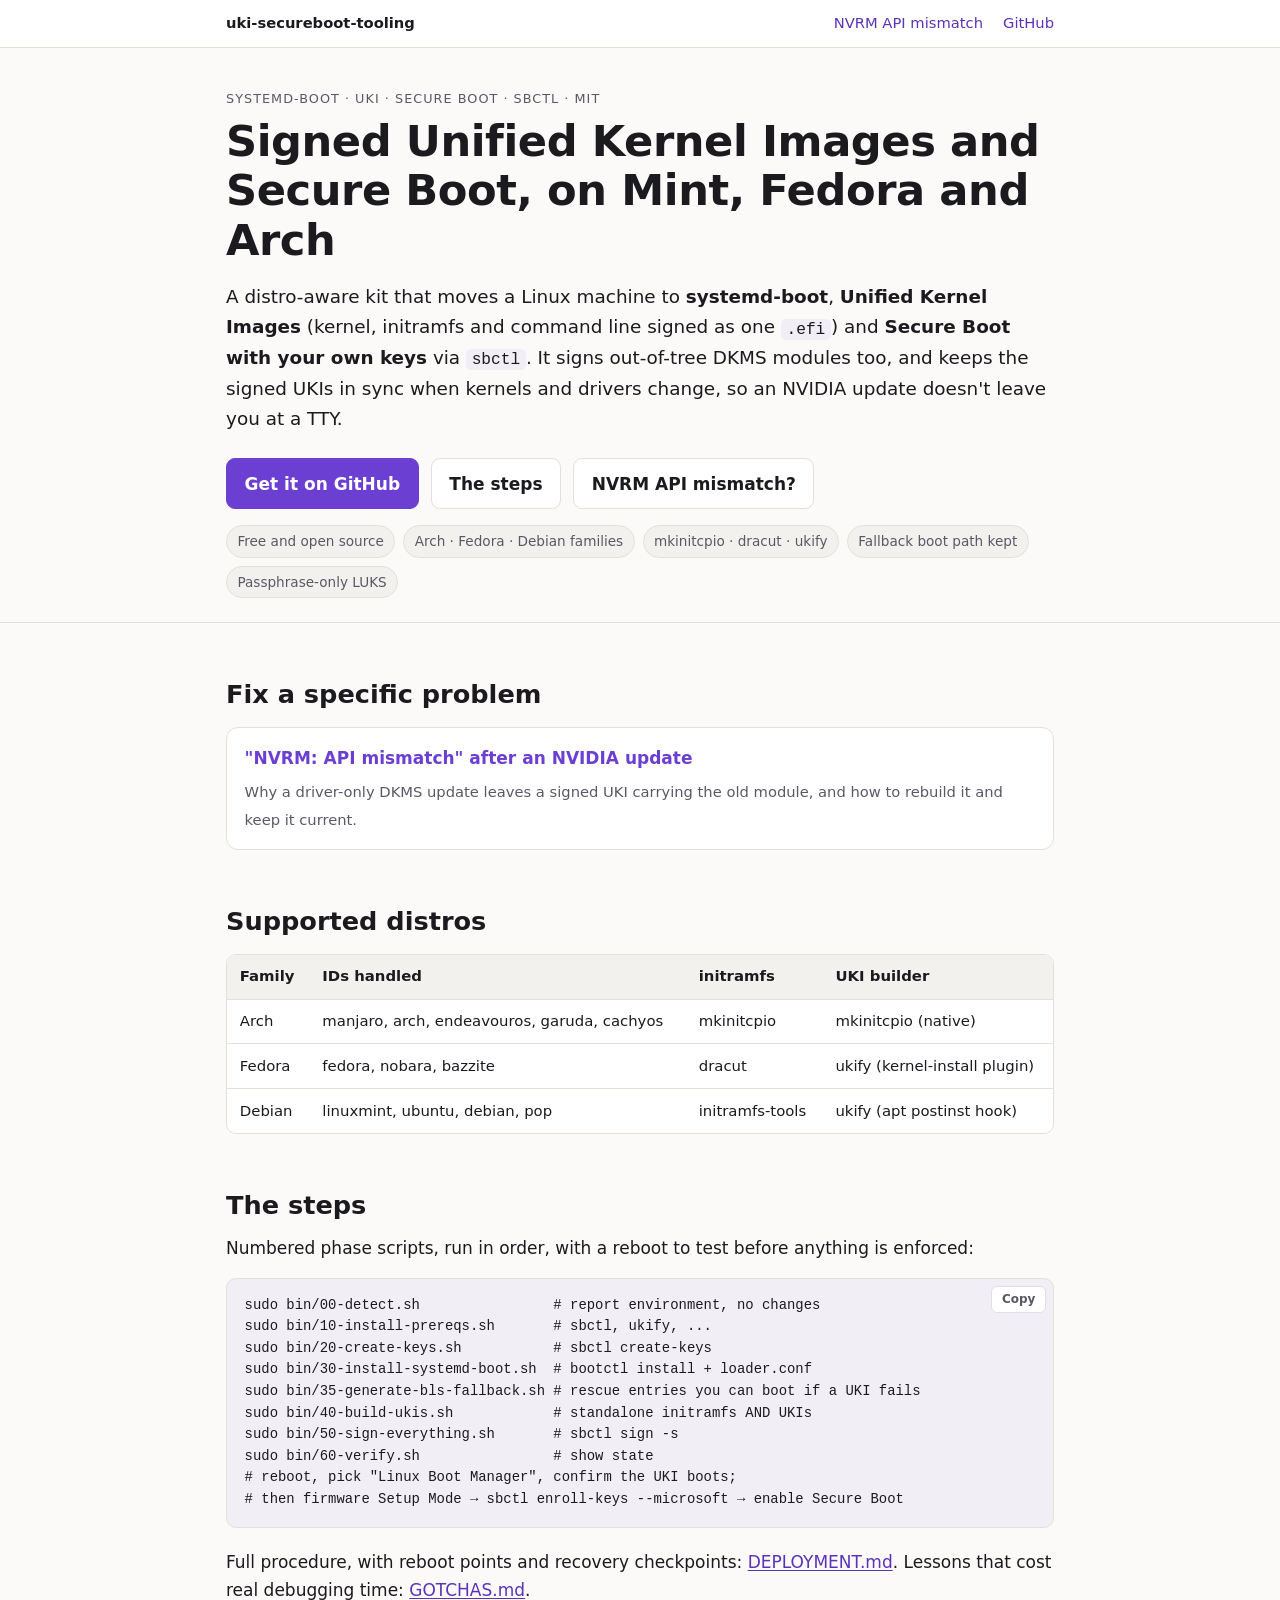
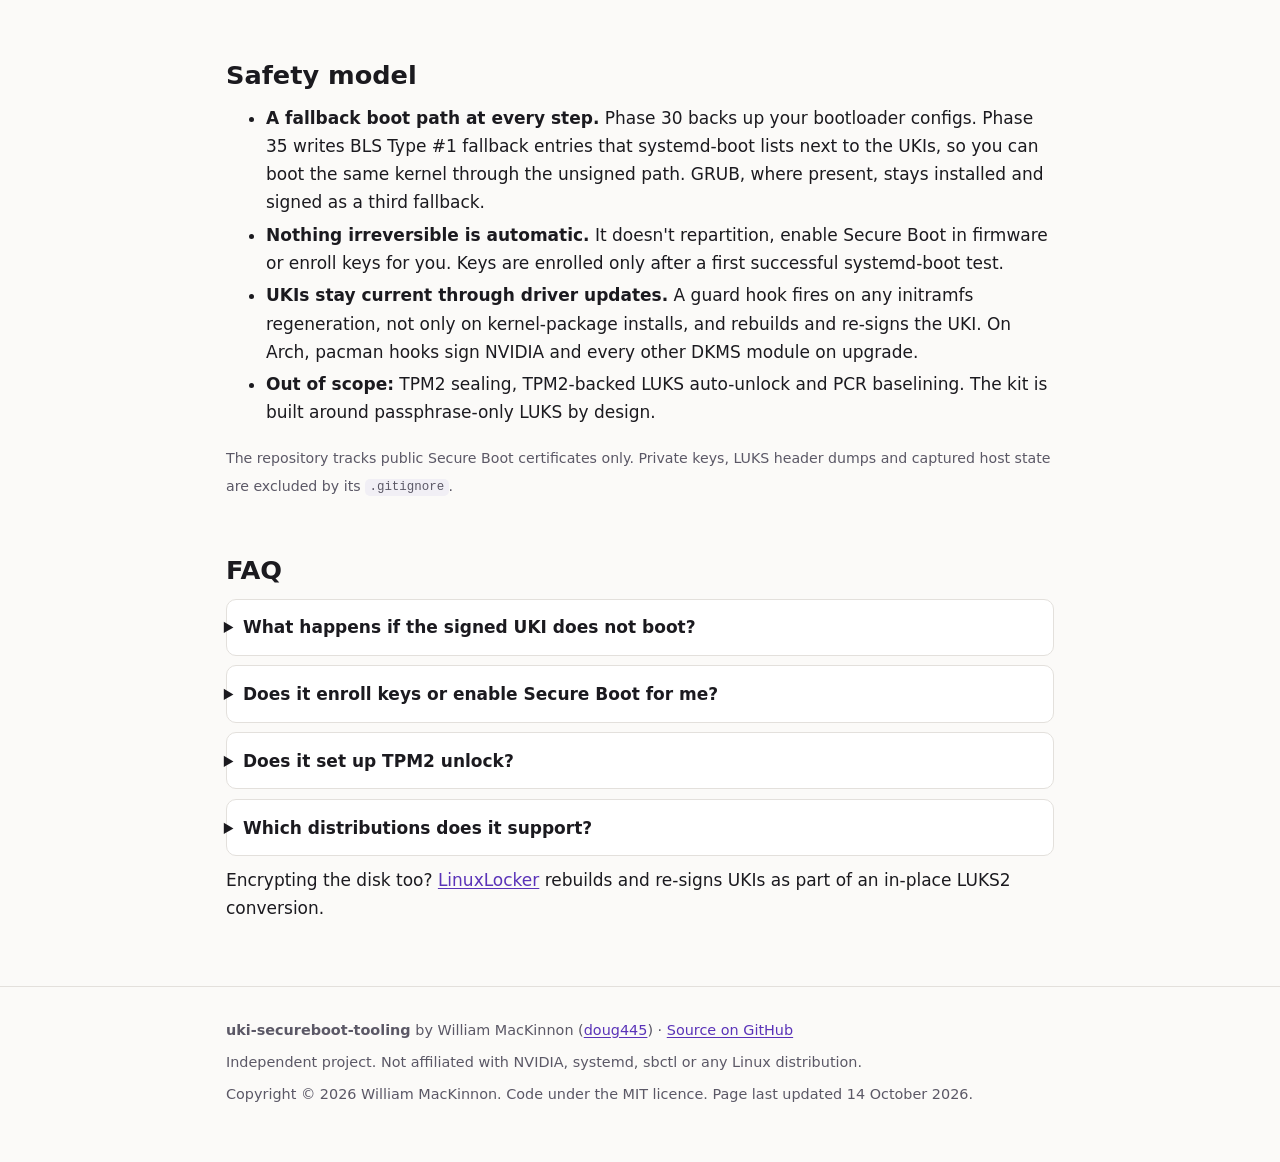
<file: index.html>
<!doctype html>
<html lang="en">
<head>
<meta charset="utf-8">
<meta name="viewport" content="width=device-width, initial-scale=1">
<title>Signed UKI + Secure Boot on Linux Mint, Fedora and Arch</title>
<meta name="description" content="Move a Linux machine to systemd-boot, Unified Kernel Images and Secure Boot with your own sbctl keys, and keep the signed UKIs in sync when kernels and DKMS drivers update.">
<link rel="canonical" href="https://doug445.github.io/uki-secureboot-tooling/">
<meta name="author" content="William MacKinnon">
<meta name="robots" content="index, follow, max-image-preview:large">
<meta name="color-scheme" content="light dark">
<link rel="stylesheet" href="style.css">
<meta property="og:type" content="website">
<meta property="og:site_name" content="uki-secureboot-tooling">
<meta property="og:title" content="Signed UKI + Secure Boot for Linux Mint, Fedora and Arch">
<meta property="og:description" content="A distro-aware kit for systemd-boot, Unified Kernel Images and Secure Boot with your own keys, with a fallback boot path at every step and hooks that keep signed UKIs current through driver updates.">
<meta property="og:url" content="https://doug445.github.io/uki-secureboot-tooling/">
<meta property="og:image" content="https://doug445.github.io/uki-secureboot-tooling/card.png">
<meta property="og:image:width" content="1200">
<meta property="og:image:height" content="630">
<meta name="twitter:card" content="summary_large_image">
<script type="application/ld+json">
{
  "@context": "https://schema.org",
  "@graph": [
    {
      "@type": "SoftwareApplication",
      "name": "uki-secureboot-tooling",
      "description": "Distro-aware toolkit for converting a Linux machine to systemd-boot, Unified Kernel Images and UEFI Secure Boot with your own sbctl keys, signing UKIs and DKMS modules and keeping them in sync across kernel and driver upgrades.",
      "applicationCategory": "SecurityApplication",
      "operatingSystem": "Linux (Arch, Fedora, Debian/Ubuntu/Mint families)",
      "license": "https://opensource.org/licenses/MIT",
      "url": "https://doug445.github.io/uki-secureboot-tooling/",
      "downloadUrl": "https://github.com/doug445/uki-secureboot-tooling",
      "codeRepository": "https://github.com/doug445/uki-secureboot-tooling",
      "offers": { "@type": "Offer", "price": "0", "priceCurrency": "USD" },
      "author": { "@type": "Person", "name": "William MacKinnon", "url": "https://github.com/doug445" }
    },
    {
      "@type": "FAQPage",
      "mainEntity": [
        { "@type": "Question", "name": "What happens if the signed UKI does not boot?", "acceptedAnswer": { "@type": "Answer", "text": "Every conversion keeps a fallback boot path. Phase 35 writes BLS Type #1 fallback entries that systemd-boot lists next to the UKIs, so you can boot the same kernel through the unsigned path, and GRUB, where present, stays installed and signed as a third fallback." } },
        { "@type": "Question", "name": "Does it enroll keys or enable Secure Boot for me?", "acceptedAnswer": { "@type": "Answer", "text": "No. Enabling Secure Boot is a manual firmware step, and keys are enrolled only after a first successful systemd-boot test, with sbctl enroll-keys --microsoft." } },
        { "@type": "Question", "name": "Does it set up TPM2 unlock?", "acceptedAnswer": { "@type": "Answer", "text": "No. TPM2 sealing, TPM2-backed LUKS auto-unlock and PCR baselining are out of scope; the kit is built around passphrase-only LUKS by design." } },
        { "@type": "Question", "name": "Which distributions does it support?", "acceptedAnswer": { "@type": "Answer", "text": "The Arch family (Manjaro, Arch, EndeavourOS, Garuda, CachyOS) with mkinitcpio, the Fedora family (Fedora, Nobara, Bazzite) with dracut and ukify, and the Debian family (Linux Mint, Ubuntu, Debian, Pop!_OS) with initramfs-tools and ukify." } }
      ]
    }
  ]
}
</script>
</head>
<body>

<nav class="sitenav" aria-label="Site">
  <div class="wrap">
    <a class="brand" href="./">uki-secureboot-tooling</a>
    <a href="nvrm-api-mismatch-after-nvidia-update-uki/">NVRM API mismatch</a>
    <a href="https://github.com/doug445/uki-secureboot-tooling">GitHub</a>
  </div>
</nav>

<header class="hero">
  <div class="wrap">
    <p class="eyebrow">systemd-boot · UKI · Secure Boot · sbctl · MIT</p>
    <h1>Signed Unified Kernel Images and Secure Boot, on Mint, Fedora and Arch</h1>
    <p class="lede">
      A distro-aware kit that moves a Linux machine to <strong>systemd-boot</strong>,
      <strong>Unified Kernel Images</strong> (kernel, initramfs and command line signed as one
      <code>.efi</code>) and <strong>Secure Boot with your own keys</strong> via
      <code>sbctl</code>. It signs out-of-tree DKMS modules too, and keeps the signed UKIs in sync
      when kernels and drivers change, so an NVIDIA update doesn't leave you at a TTY.
    </p>
    <div class="cta">
      <a class="btn primary" href="https://github.com/doug445/uki-secureboot-tooling">Get it on GitHub</a>
      <a class="btn" href="#steps">The steps</a>
      <a class="btn" href="nvrm-api-mismatch-after-nvidia-update-uki/">NVRM API mismatch?</a>
    </div>
    <ul class="facts" aria-label="At a glance">
      <li>Free and open source</li><li>Arch · Fedora · Debian families</li><li>mkinitcpio · dracut · ukify</li>
      <li>Fallback boot path kept</li><li>Passphrase-only LUKS</li>
    </ul>
  </div>
</header>

<main class="wrap">

<h2 id="problems">Fix a specific problem</h2>
<div class="cards">
  <a class="card" href="nvrm-api-mismatch-after-nvidia-update-uki/"><strong>"NVRM: API mismatch" after an NVIDIA update</strong><span>Why a driver-only DKMS update leaves a signed UKI carrying the old module, and how to rebuild it and keep it current.</span></a>
</div>

<h2 id="distros">Supported distros</h2>
<div class="table-scroll"><table>
  <thead><tr><th>Family</th><th>IDs handled</th><th>initramfs</th><th>UKI builder</th></tr></thead>
  <tbody>
    <tr><td>Arch</td><td>manjaro, arch, endeavouros, garuda, cachyos</td><td>mkinitcpio</td><td>mkinitcpio (native)</td></tr>
    <tr><td>Fedora</td><td>fedora, nobara, bazzite</td><td>dracut</td><td>ukify (kernel-install plugin)</td></tr>
    <tr><td>Debian</td><td>linuxmint, ubuntu, debian, pop</td><td>initramfs-tools</td><td>ukify (apt postinst hook)</td></tr>
  </tbody>
</table></div>

<h2 id="steps">The steps</h2>
<p>Numbered phase scripts, run in order, with a reboot to test before anything is enforced:</p>
<div class="codeblock"><pre><code>sudo bin/00-detect.sh                # report environment, no changes
sudo bin/10-install-prereqs.sh       # sbctl, ukify, ...
sudo bin/20-create-keys.sh           # sbctl create-keys
sudo bin/30-install-systemd-boot.sh  # bootctl install + loader.conf
sudo bin/35-generate-bls-fallback.sh # rescue entries you can boot if a UKI fails
sudo bin/40-build-ukis.sh            # standalone initramfs AND UKIs
sudo bin/50-sign-everything.sh       # sbctl sign -s
sudo bin/60-verify.sh                # show state
# reboot, pick "Linux Boot Manager", confirm the UKI boots;
# then firmware Setup Mode → sbctl enroll-keys --microsoft → enable Secure Boot</code></pre></div>
<p>Full procedure, with reboot points and recovery checkpoints:
  <a href="https://github.com/doug445/uki-secureboot-tooling/blob/main/uki-secureboot-kit/DEPLOYMENT.md">DEPLOYMENT.md</a>.
  Lessons that cost real debugging time:
  <a href="https://github.com/doug445/uki-secureboot-tooling/blob/main/uki-secureboot-kit/GOTCHAS.md">GOTCHAS.md</a>.</p>

<h2 id="safety">Safety model</h2>
<ul>
  <li><strong>A fallback boot path at every step.</strong> Phase 30 backs up your bootloader
    configs. Phase 35 writes BLS Type #1 fallback entries that systemd-boot lists next to the
    UKIs, so you can boot the same kernel through the unsigned path. GRUB, where present, stays
    installed and signed as a third fallback.</li>
  <li><strong>Nothing irreversible is automatic.</strong> It doesn't repartition, enable Secure
    Boot in firmware or enroll keys for you. Keys are enrolled only after a first successful
    systemd-boot test.</li>
  <li><strong>UKIs stay current through driver updates.</strong> A guard hook fires on any
    initramfs regeneration, not only on kernel-package installs, and rebuilds and re-signs the UKI.
    On Arch, pacman hooks sign NVIDIA and every other DKMS module on upgrade.</li>
  <li><strong>Out of scope:</strong> TPM2 sealing, TPM2-backed LUKS auto-unlock and PCR
    baselining. The kit is built around passphrase-only LUKS by design.</li>
</ul>
<p><small>The repository tracks public Secure Boot certificates only. Private keys, LUKS header
  dumps and captured host state are excluded by its <code>.gitignore</code>.</small></p>

<h2 id="faq">FAQ</h2>
<details>
  <summary>What happens if the signed UKI does not boot?</summary>
  <p>Every conversion keeps a fallback boot path. Phase 35 writes BLS Type #1 fallback entries
    that systemd-boot lists next to the UKIs, so you can boot the same kernel through the unsigned
    path, and GRUB, where present, stays installed and signed as a third fallback.</p>
</details>
<details>
  <summary>Does it enroll keys or enable Secure Boot for me?</summary>
  <p>No. Enabling Secure Boot is a manual firmware step, and keys are enrolled only after a first
    successful systemd-boot test, with sbctl enroll-keys --microsoft.</p>
</details>
<details>
  <summary>Does it set up TPM2 unlock?</summary>
  <p>No. TPM2 sealing, TPM2-backed LUKS auto-unlock and PCR baselining are out of scope; the kit
    is built around passphrase-only LUKS by design.</p>
</details>
<details>
  <summary>Which distributions does it support?</summary>
  <p>The Arch family (Manjaro, Arch, EndeavourOS, Garuda, CachyOS) with mkinitcpio, the Fedora
    family (Fedora, Nobara, Bazzite) with dracut and ukify, and the Debian family (Linux Mint,
    Ubuntu, Debian, Pop!_OS) with initramfs-tools and ukify.</p>
</details>

<p>Encrypting the disk too? <a href="https://doug445.github.io/LinuxLocker/">LinuxLocker</a>
  rebuilds and re-signs UKIs as part of an in-place LUKS2 conversion.</p>
</main>

<footer>
  <div class="wrap">
    <p><strong>uki-secureboot-tooling</strong> by William MacKinnon
      (<a href="https://github.com/doug445">doug445</a>) ·
      <a href="https://github.com/doug445/uki-secureboot-tooling">Source on GitHub</a></p>
    <p>Independent project. Not affiliated with NVIDIA, systemd, sbctl or any Linux distribution.</p>
    <p>Copyright © 2026 William MacKinnon. Code under the MIT licence. Page last updated 14 October 2026.</p>
  </div>
</footer>

<script>
document.querySelectorAll('.codeblock').forEach(function (block) {
  var btn = document.createElement('button');
  btn.className = 'copy'; btn.type = 'button'; btn.textContent = 'Copy';
  btn.addEventListener('click', function () {
    navigator.clipboard.writeText(block.querySelector('code').innerText).then(function () {
      btn.textContent = 'Copied'; setTimeout(function () { btn.textContent = 'Copy'; }, 1500);
    }).catch(function () { btn.textContent = 'Select + copy'; });
  });
  block.appendChild(btn);
});
</script>
</body>
</html>
</file>
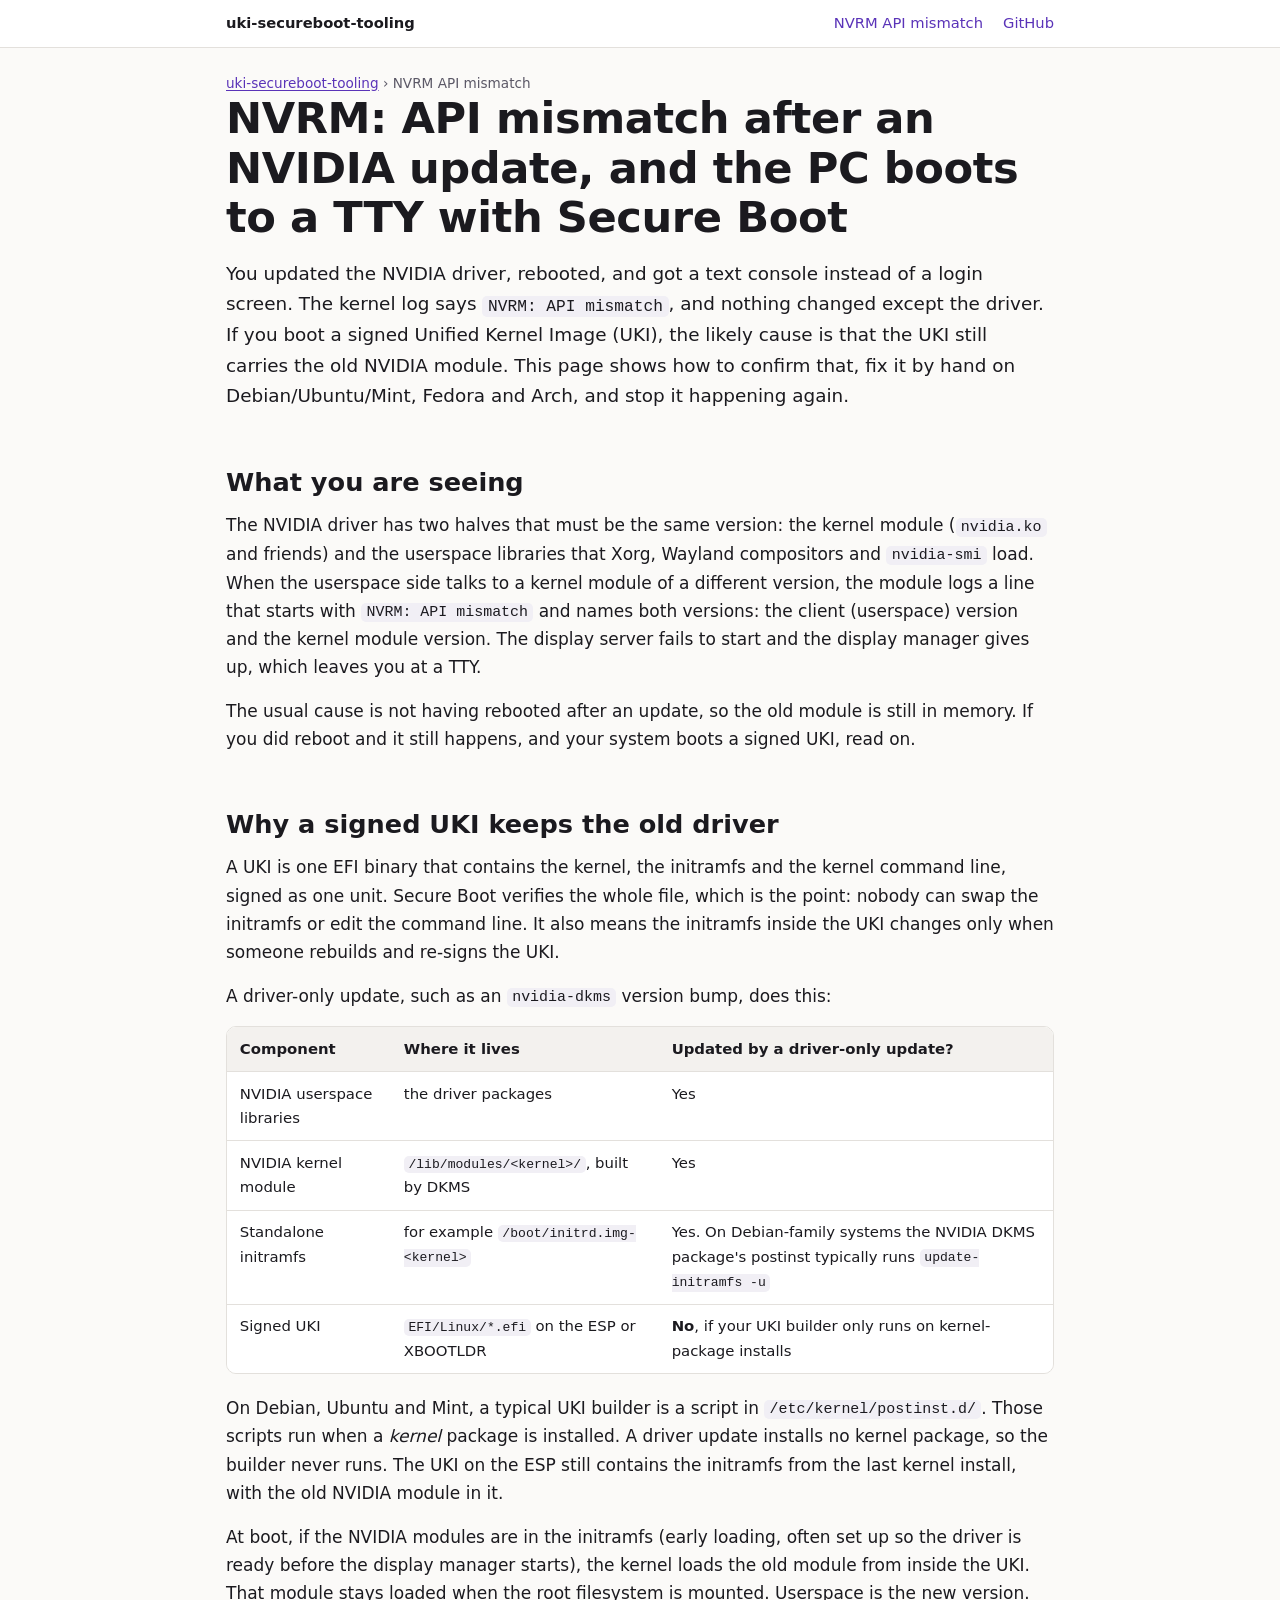
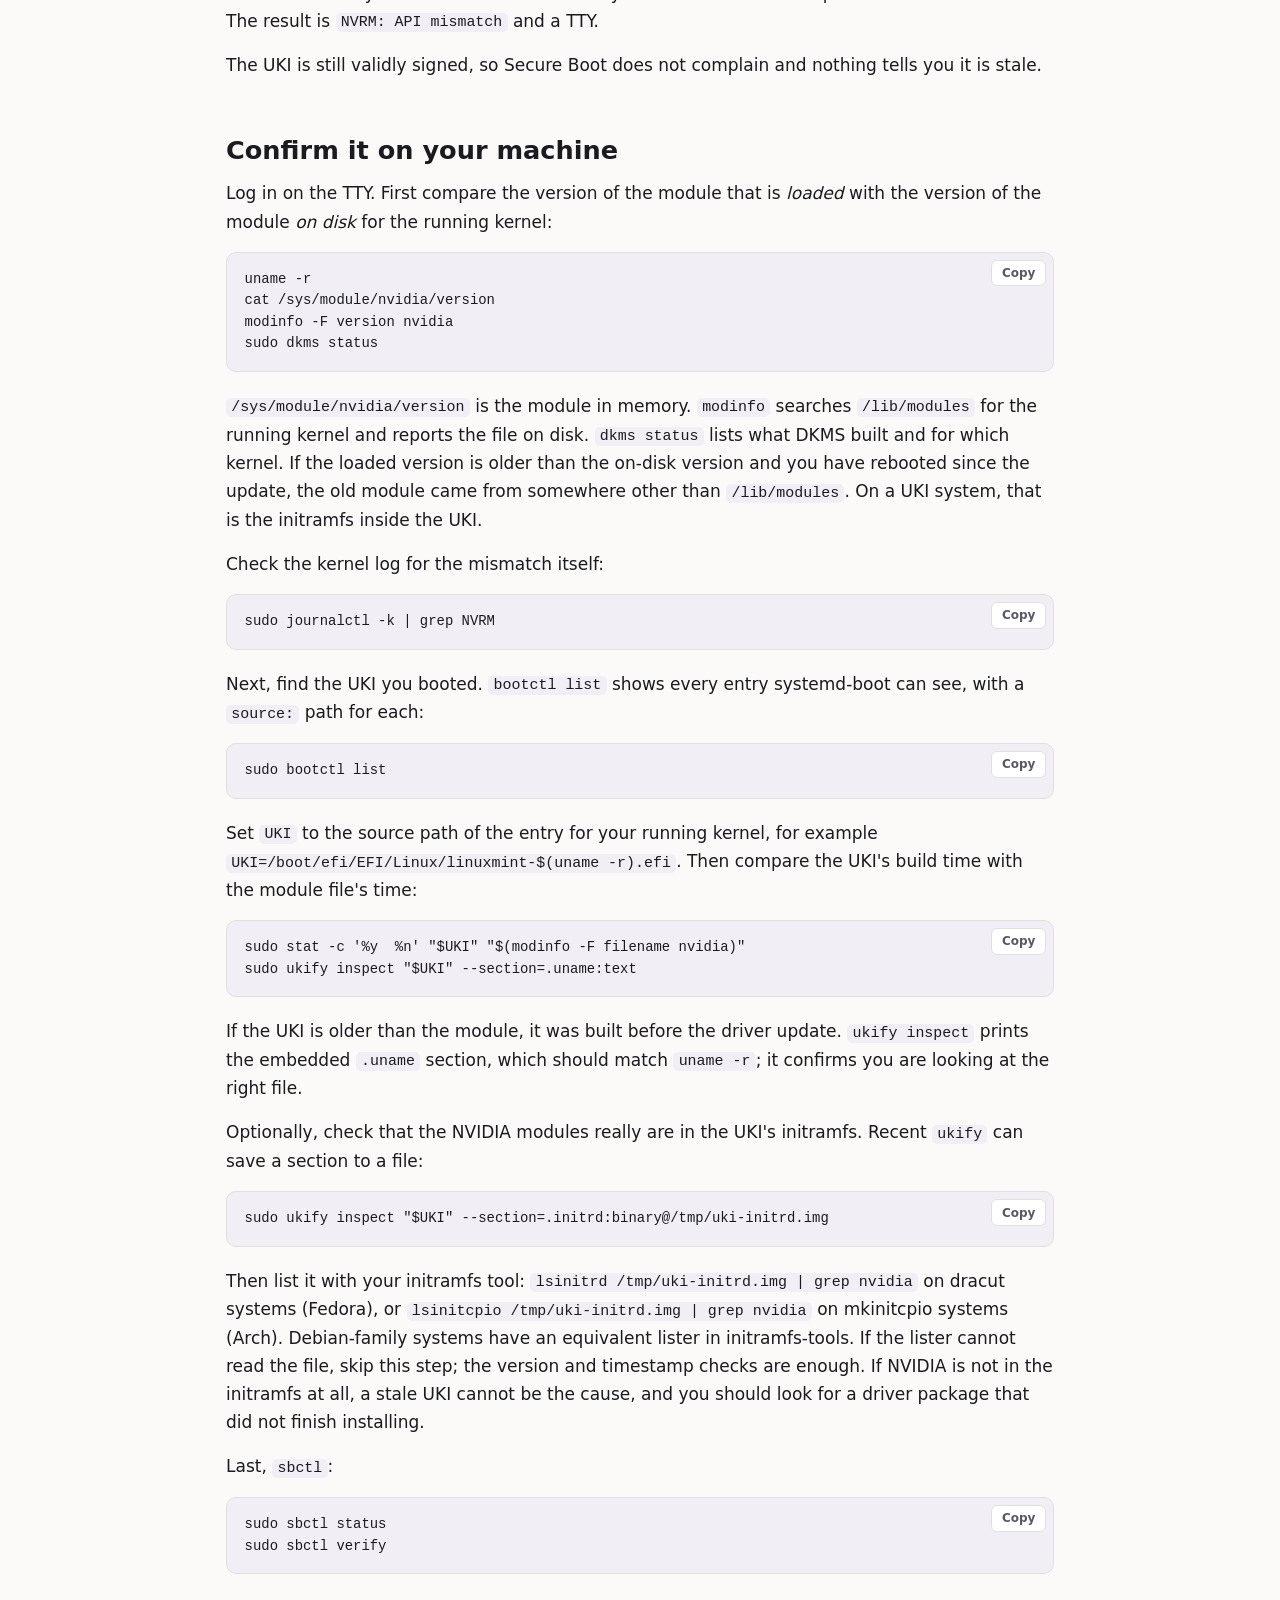
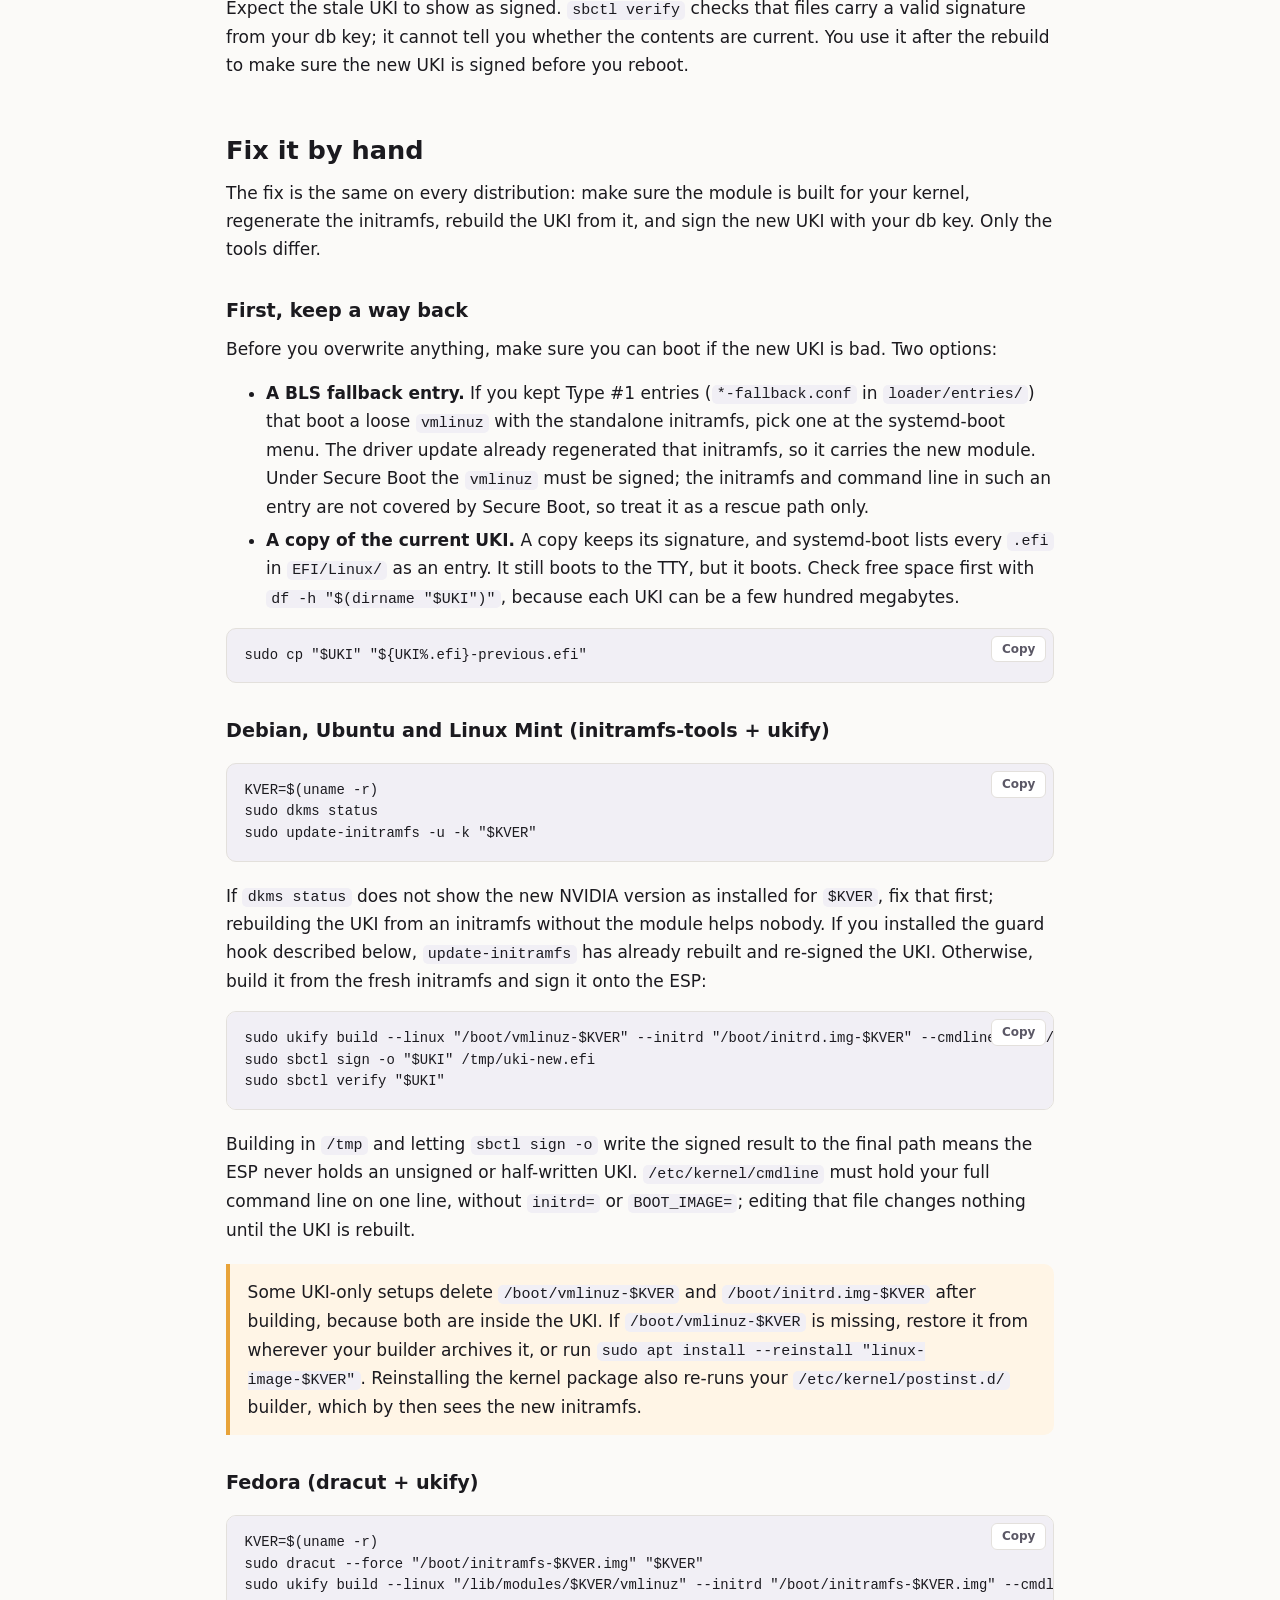
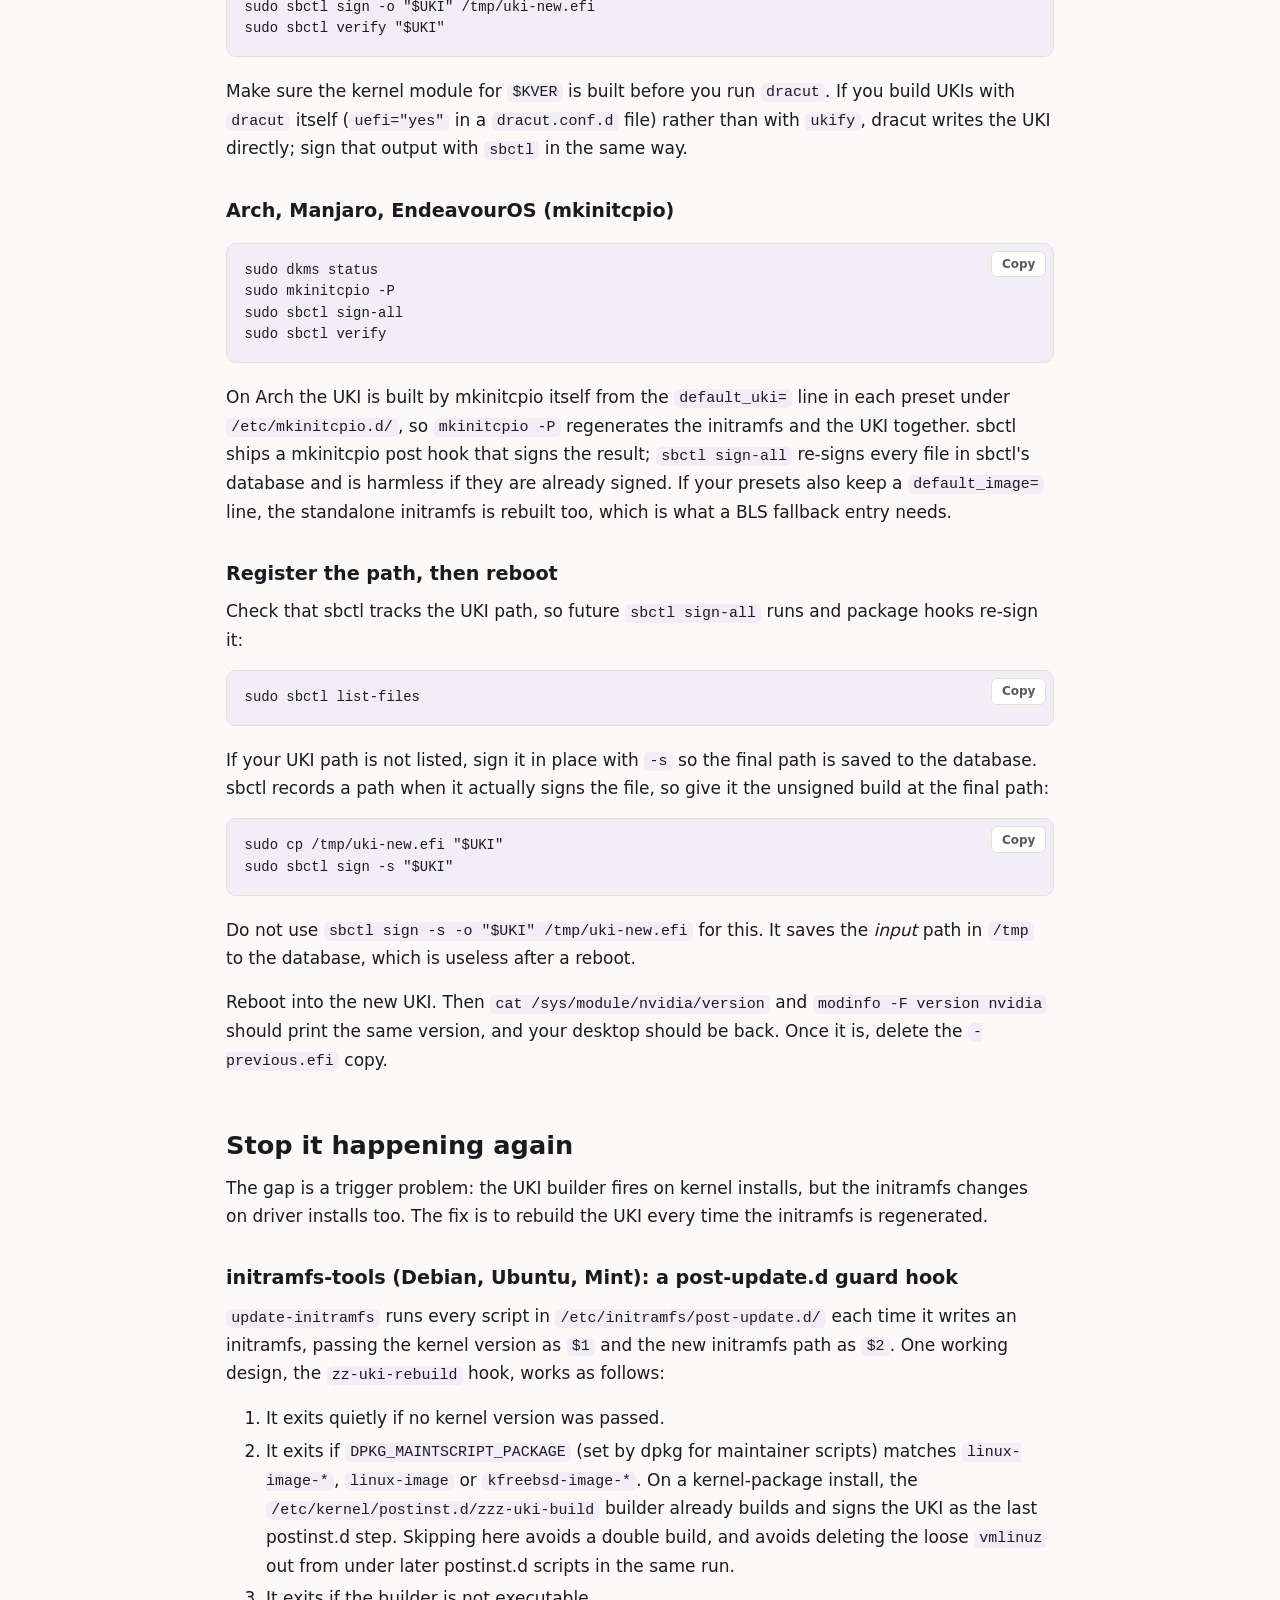
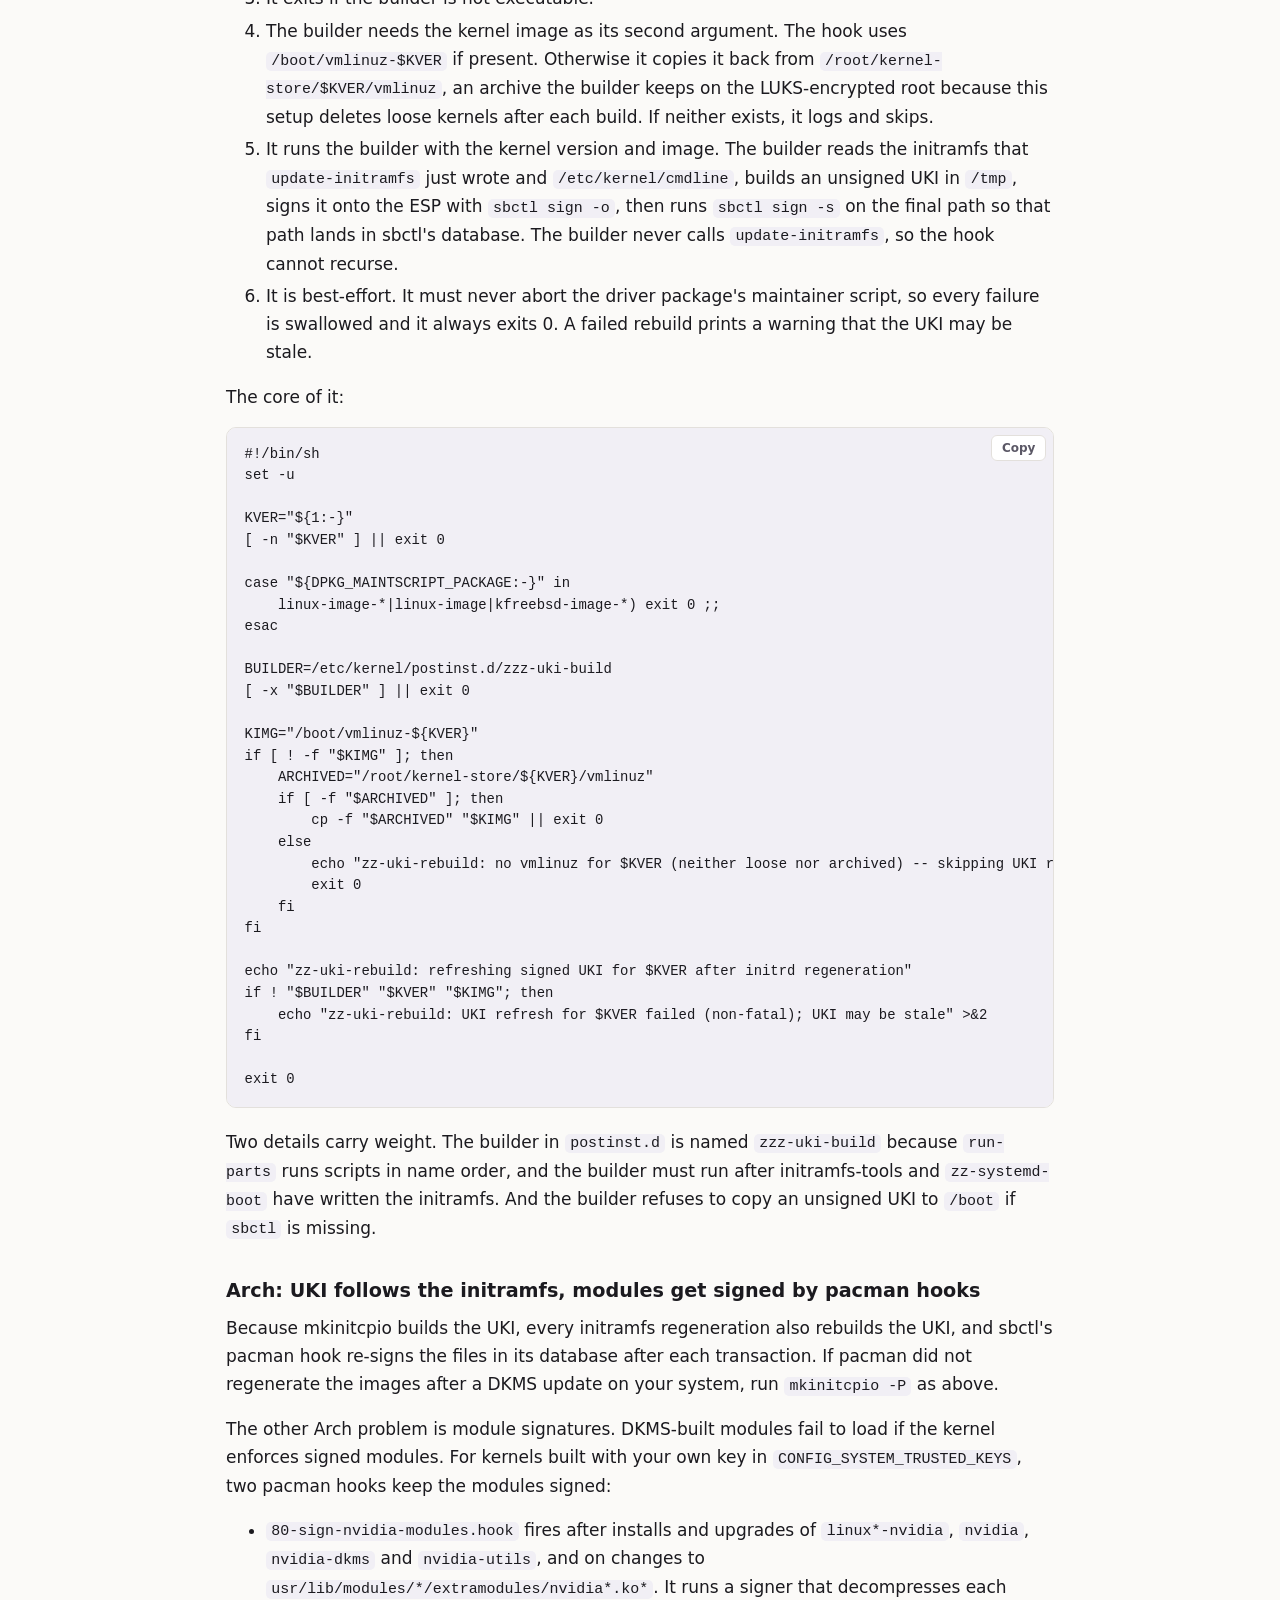
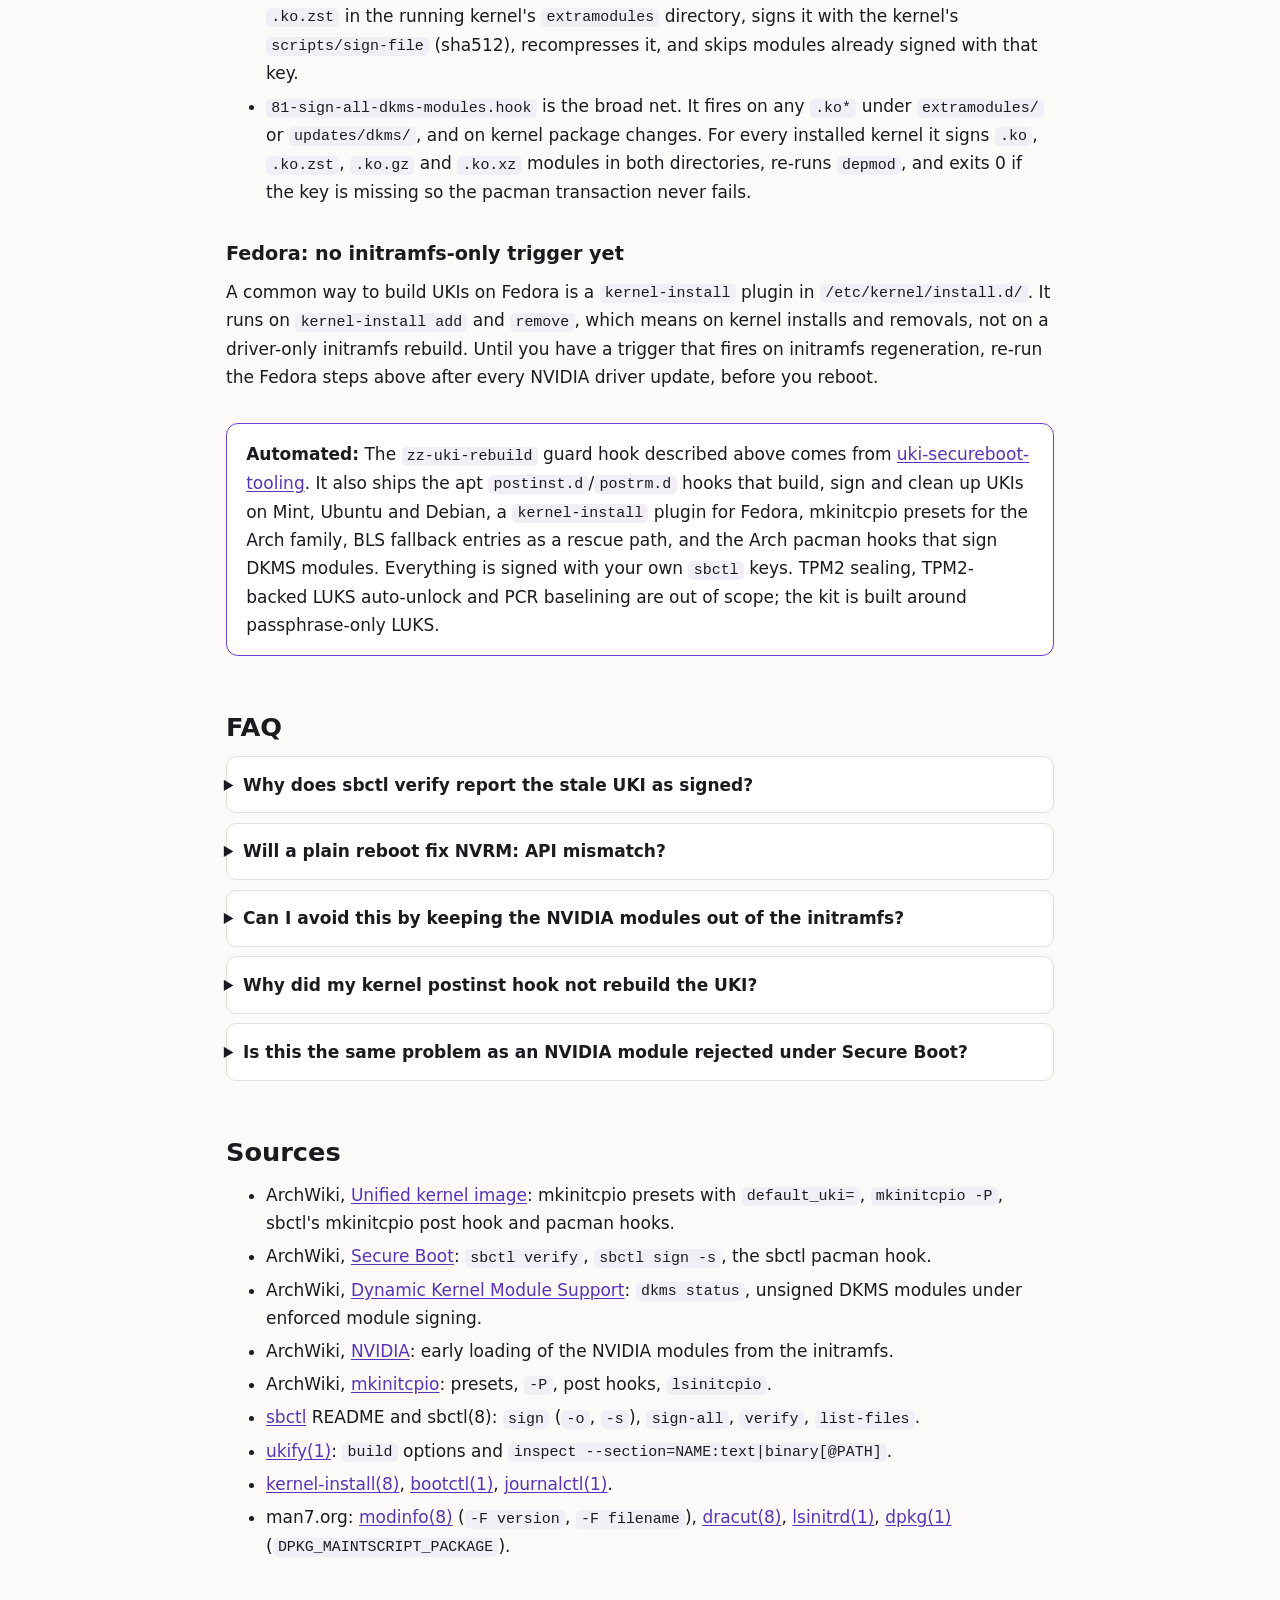
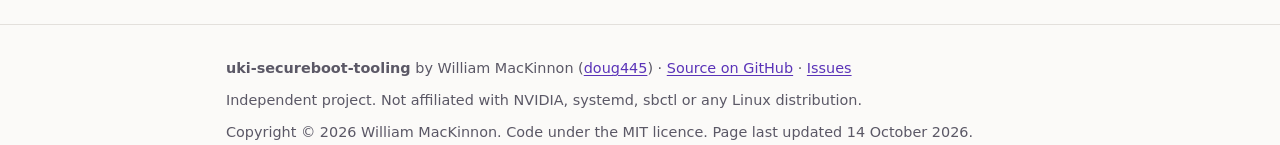
<file: nvrm-api-mismatch-after-nvidia-update-uki/index.html>
<!doctype html>
<html lang="en">
<head>
<meta charset="utf-8">
<meta name="viewport" content="width=device-width, initial-scale=1">
<title>NVRM: API mismatch after NVIDIA update with a signed UKI</title>
<meta name="description" content="After an NVIDIA update you boot to a TTY with NVRM: API mismatch. Your signed UKI still holds the old driver. Confirm it, rebuild and re-sign, then add a hook.">
<link rel="canonical" href="https://doug445.github.io/uki-secureboot-tooling/nvrm-api-mismatch-after-nvidia-update-uki/">
<meta name="author" content="William MacKinnon">
<meta name="robots" content="index, follow, max-image-preview:large">
<meta name="color-scheme" content="light dark">
<link rel="stylesheet" href="../style.css">
<meta property="og:type" content="article">
<meta property="og:site_name" content="uki-secureboot-tooling">
<meta property="og:title" content="NVRM: API mismatch after NVIDIA update with a signed UKI">
<meta property="og:description" content="After an NVIDIA update you boot to a TTY with NVRM: API mismatch. Your signed UKI still holds the old driver. Confirm it, rebuild and re-sign, then add a hook.">
<meta property="og:url" content="https://doug445.github.io/uki-secureboot-tooling/nvrm-api-mismatch-after-nvidia-update-uki/">
<meta property="og:image" content="https://doug445.github.io/uki-secureboot-tooling/card.png">
<meta property="og:image:width" content="1200">
<meta property="og:image:height" content="630">
<meta property="article:published_time" content="2026-10-14">
<meta property="article:modified_time" content="2026-10-14">
<meta name="twitter:card" content="summary_large_image">
<script type="application/ld+json">
{
  "@context": "https://schema.org",
  "@graph": [
    {
      "@type": "TechArticle",
      "headline": "NVRM: API mismatch after an NVIDIA update, and the PC boots to a TTY with Secure Boot",
      "description": "After an NVIDIA update you boot to a TTY with NVRM: API mismatch. Your signed UKI still holds the old driver. Confirm it, rebuild and re-sign, then add a hook.",
      "datePublished": "2026-10-14",
      "dateModified": "2026-10-14",
      "image": "https://doug445.github.io/uki-secureboot-tooling/card.png",
      "author": { "@type": "Person", "name": "William MacKinnon", "url": "https://github.com/doug445" },
      "mainEntityOfPage": "https://doug445.github.io/uki-secureboot-tooling/nvrm-api-mismatch-after-nvidia-update-uki/",
      "about": { "@type": "SoftwareApplication", "name": "uki-secureboot-tooling", "url": "https://doug445.github.io/uki-secureboot-tooling/", "applicationCategory": "SecurityApplication", "operatingSystem": "Linux (Arch, Fedora, Debian/Ubuntu/Mint families)" }
    },
    {
      "@type": "BreadcrumbList",
      "itemListElement": [
        { "@type": "ListItem", "position": 1, "name": "uki-secureboot-tooling", "item": "https://doug445.github.io/uki-secureboot-tooling/" },
        { "@type": "ListItem", "position": 2, "name": "NVRM API mismatch", "item": "https://doug445.github.io/uki-secureboot-tooling/nvrm-api-mismatch-after-nvidia-update-uki/" }
      ]
    },
    {
      "@type": "FAQPage",
      "mainEntity": [
        { "@type": "Question", "name": "Why does sbctl verify report the stale UKI as signed?", "acceptedAnswer": { "@type": "Answer", "text": "Because it is signed. sbctl verify checks that each file carries a valid signature from your db key, and the old UKI was signed correctly when it was built. A passing verify tells you the firmware will accept the file, not that the initramfs inside it matches the driver now installed in /lib/modules." } },
        { "@type": "Question", "name": "Will a plain reboot fix NVRM: API mismatch?", "acceptedAnswer": { "@type": "Answer", "text": "Only if you have not rebooted since the update, because then the old module is simply still loaded. If you have rebooted and the mismatch persists on a UKI system with the NVIDIA modules in the initramfs, the old module is being loaded from inside the UKI, and only a rebuilt and re-signed UKI changes that." } },
        { "@type": "Question", "name": "Can I avoid this by keeping the NVIDIA modules out of the initramfs?", "acceptedAnswer": { "@type": "Answer", "text": "Yes. Without them in the initramfs, the modules load from /lib/modules after the root filesystem is mounted, so they always match the installed driver. The cost is later loading: the Arch Wiki recommends early loading when the nvidia module would otherwise load after the display manager. If you keep early loading, you need a hook that rebuilds the UKI whenever the initramfs changes." } },
        { "@type": "Question", "name": "Why did my kernel postinst hook not rebuild the UKI?", "acceptedAnswer": { "@type": "Answer", "text": "Scripts in /etc/kernel/postinst.d run when a kernel package is installed or upgraded. A driver-only update installs no kernel package, so the hook never runs, even though DKMS rebuilt the module and the driver package regenerated the initramfs. On initramfs-tools systems the place that does run in that case is /etc/initramfs/post-update.d, which update-initramfs calls every time it writes an initramfs." } },
        { "@type": "Question", "name": "Is this the same problem as an NVIDIA module rejected under Secure Boot?", "acceptedAnswer": { "@type": "Answer", "text": "No. A rejected module never loads at all: that happens when the kernel enforces module signatures and the DKMS-built module is not signed with a key the kernel trusts. With an API mismatch the module loads fine; it is just the wrong version. The fix for a rejected module is module signing, not a UKI rebuild." } }
      ]
    }
  ]
}
</script>
</head>
<body>

<nav class="sitenav" aria-label="Site">
  <div class="wrap">
    <a class="brand" href="../">uki-secureboot-tooling</a>
    <a href="../nvrm-api-mismatch-after-nvidia-update-uki/">NVRM API mismatch</a>
    <a href="https://github.com/doug445/uki-secureboot-tooling">GitHub</a>
  </div>
</nav>

<main class="wrap">
<p class="crumbs"><a href="../">uki-secureboot-tooling</a> › NVRM API mismatch</p>
<h1>NVRM: API mismatch after an NVIDIA update, and the PC boots to a TTY with Secure Boot</h1>
<p class="lede">You updated the NVIDIA driver, rebooted, and got a text console instead of a login screen. The kernel log says <code>NVRM: API mismatch</code>, and nothing changed except the driver. If you boot a signed Unified Kernel Image (UKI), the likely cause is that the UKI still carries the old NVIDIA module. This page shows how to confirm that, fix it by hand on Debian/Ubuntu/Mint, Fedora and Arch, and stop it happening again.</p>

<h2 id="symptom">What you are seeing</h2>
<p>The NVIDIA driver has two halves that must be the same version: the kernel module (<code>nvidia.ko</code> and friends) and the userspace libraries that Xorg, Wayland compositors and <code>nvidia-smi</code> load. When the userspace side talks to a kernel module of a different version, the module logs a line that starts with <code>NVRM: API mismatch</code> and names both versions: the client (userspace) version and the kernel module version. The display server fails to start and the display manager gives up, which leaves you at a TTY.</p>
<p>The usual cause is not having rebooted after an update, so the old module is still in memory. If you did reboot and it still happens, and your system boots a signed UKI, read on.</p>

<h2 id="cause">Why a signed UKI keeps the old driver</h2>
<p>A UKI is one EFI binary that contains the kernel, the initramfs and the kernel command line, signed as one unit. Secure Boot verifies the whole file, which is the point: nobody can swap the initramfs or edit the command line. It also means the initramfs inside the UKI changes only when someone rebuilds and re-signs the UKI.</p>
<p>A driver-only update, such as an <code>nvidia-dkms</code> version bump, does this:</p>
<div class="table-scroll"><table>
<thead><tr><th>Component</th><th>Where it lives</th><th>Updated by a driver-only update?</th></tr></thead>
<tbody>
<tr><td>NVIDIA userspace libraries</td><td>the driver packages</td><td>Yes</td></tr>
<tr><td>NVIDIA kernel module</td><td><code>/lib/modules/&lt;kernel&gt;/</code>, built by DKMS</td><td>Yes</td></tr>
<tr><td>Standalone initramfs</td><td>for example <code>/boot/initrd.img-&lt;kernel&gt;</code></td><td>Yes. On Debian-family systems the NVIDIA DKMS package's postinst typically runs <code>update-initramfs -u</code></td></tr>
<tr><td>Signed UKI</td><td><code>EFI/Linux/*.efi</code> on the ESP or XBOOTLDR</td><td><strong>No</strong>, if your UKI builder only runs on kernel-package installs</td></tr>
</tbody>
</table></div>
<p>On Debian, Ubuntu and Mint, a typical UKI builder is a script in <code>/etc/kernel/postinst.d/</code>. Those scripts run when a <em>kernel</em> package is installed. A driver update installs no kernel package, so the builder never runs. The UKI on the ESP still contains the initramfs from the last kernel install, with the old NVIDIA module in it.</p>
<p>At boot, if the NVIDIA modules are in the initramfs (early loading, often set up so the driver is ready before the display manager starts), the kernel loads the old module from inside the UKI. That module stays loaded when the root filesystem is mounted. Userspace is the new version. The result is <code>NVRM: API mismatch</code> and a TTY.</p>
<p>The UKI is still validly signed, so Secure Boot does not complain and nothing tells you it is stale.</p>

<h2 id="confirm">Confirm it on your machine</h2>
<p>Log in on the TTY. First compare the version of the module that is <em>loaded</em> with the version of the module <em>on disk</em> for the running kernel:</p>
<div class="codeblock"><pre><code>uname -r
cat /sys/module/nvidia/version
modinfo -F version nvidia
sudo dkms status</code></pre></div>
<p><code>/sys/module/nvidia/version</code> is the module in memory. <code>modinfo</code> searches <code>/lib/modules</code> for the running kernel and reports the file on disk. <code>dkms status</code> lists what DKMS built and for which kernel. If the loaded version is older than the on-disk version and you have rebooted since the update, the old module came from somewhere other than <code>/lib/modules</code>. On a UKI system, that is the initramfs inside the UKI.</p>
<p>Check the kernel log for the mismatch itself:</p>
<div class="codeblock"><pre><code>sudo journalctl -k | grep NVRM</code></pre></div>
<p>Next, find the UKI you booted. <code>bootctl list</code> shows every entry systemd-boot can see, with a <code>source:</code> path for each:</p>
<div class="codeblock"><pre><code>sudo bootctl list</code></pre></div>
<p>Set <code>UKI</code> to the source path of the entry for your running kernel, for example <code>UKI=/boot/efi/EFI/Linux/linuxmint-$(uname -r).efi</code>. Then compare the UKI's build time with the module file's time:</p>
<div class="codeblock"><pre><code>sudo stat -c '%y  %n' "$UKI" "$(modinfo -F filename nvidia)"
sudo ukify inspect "$UKI" --section=.uname:text</code></pre></div>
<p>If the UKI is older than the module, it was built before the driver update. <code>ukify inspect</code> prints the embedded <code>.uname</code> section, which should match <code>uname -r</code>; it confirms you are looking at the right file.</p>
<p>Optionally, check that the NVIDIA modules really are in the UKI's initramfs. Recent <code>ukify</code> can save a section to a file:</p>
<div class="codeblock"><pre><code>sudo ukify inspect "$UKI" --section=.initrd:binary@/tmp/uki-initrd.img</code></pre></div>
<p>Then list it with your initramfs tool: <code>lsinitrd /tmp/uki-initrd.img | grep nvidia</code> on dracut systems (Fedora), or <code>lsinitcpio /tmp/uki-initrd.img | grep nvidia</code> on mkinitcpio systems (Arch). Debian-family systems have an equivalent lister in initramfs-tools. If the lister cannot read the file, skip this step; the version and timestamp checks are enough. If NVIDIA is not in the initramfs at all, a stale UKI cannot be the cause, and you should look for a driver package that did not finish installing.</p>
<p>Last, <code>sbctl</code>:</p>
<div class="codeblock"><pre><code>sudo sbctl status
sudo sbctl verify</code></pre></div>
<p>Expect the stale UKI to show as signed. <code>sbctl verify</code> checks that files carry a valid signature from your db key; it cannot tell you whether the contents are current. You use it after the rebuild to make sure the new UKI is signed before you reboot.</p>

<h2 id="fix">Fix it by hand</h2>
<p>The fix is the same on every distribution: make sure the module is built for your kernel, regenerate the initramfs, rebuild the UKI from it, and sign the new UKI with your db key. Only the tools differ.</p>

<h3>First, keep a way back</h3>
<p>Before you overwrite anything, make sure you can boot if the new UKI is bad. Two options:</p>
<ul>
<li><strong>A BLS fallback entry.</strong> If you kept Type #1 entries (<code>*-fallback.conf</code> in <code>loader/entries/</code>) that boot a loose <code>vmlinuz</code> with the standalone initramfs, pick one at the systemd-boot menu. The driver update already regenerated that initramfs, so it carries the new module. Under Secure Boot the <code>vmlinuz</code> must be signed; the initramfs and command line in such an entry are not covered by Secure Boot, so treat it as a rescue path only.</li>
<li><strong>A copy of the current UKI.</strong> A copy keeps its signature, and systemd-boot lists every <code>.efi</code> in <code>EFI/Linux/</code> as an entry. It still boots to the TTY, but it boots. Check free space first with <code>df -h "$(dirname "$UKI")"</code>, because each UKI can be a few hundred megabytes.</li>
</ul>
<div class="codeblock"><pre><code>sudo cp "$UKI" "${UKI%.efi}-previous.efi"</code></pre></div>

<h3>Debian, Ubuntu and Linux Mint (initramfs-tools + ukify)</h3>
<div class="codeblock"><pre><code>KVER=$(uname -r)
sudo dkms status
sudo update-initramfs -u -k "$KVER"</code></pre></div>
<p>If <code>dkms status</code> does not show the new NVIDIA version as installed for <code>$KVER</code>, fix that first; rebuilding the UKI from an initramfs without the module helps nobody. If you installed the guard hook described below, <code>update-initramfs</code> has already rebuilt and re-signed the UKI. Otherwise, build it from the fresh initramfs and sign it onto the ESP:</p>
<div class="codeblock"><pre><code>sudo ukify build --linux "/boot/vmlinuz-$KVER" --initrd "/boot/initrd.img-$KVER" --cmdline @/etc/kernel/cmdline --uname "$KVER" --output /tmp/uki-new.efi
sudo sbctl sign -o "$UKI" /tmp/uki-new.efi
sudo sbctl verify "$UKI"</code></pre></div>
<p>Building in <code>/tmp</code> and letting <code>sbctl sign -o</code> write the signed result to the final path means the ESP never holds an unsigned or half-written UKI. <code>/etc/kernel/cmdline</code> must hold your full command line on one line, without <code>initrd=</code> or <code>BOOT_IMAGE=</code>; editing that file changes nothing until the UKI is rebuilt.</p>
<div class="note"><p>Some UKI-only setups delete <code>/boot/vmlinuz-$KVER</code> and <code>/boot/initrd.img-$KVER</code> after building, because both are inside the UKI. If <code>/boot/vmlinuz-$KVER</code> is missing, restore it from wherever your builder archives it, or run <code>sudo apt install --reinstall "linux-image-$KVER"</code>. Reinstalling the kernel package also re-runs your <code>/etc/kernel/postinst.d/</code> builder, which by then sees the new initramfs.</p></div>

<h3>Fedora (dracut + ukify)</h3>
<div class="codeblock"><pre><code>KVER=$(uname -r)
sudo dracut --force "/boot/initramfs-$KVER.img" "$KVER"
sudo ukify build --linux "/lib/modules/$KVER/vmlinuz" --initrd "/boot/initramfs-$KVER.img" --cmdline @/etc/kernel/cmdline --uname "$KVER" --output /tmp/uki-new.efi
sudo sbctl sign -o "$UKI" /tmp/uki-new.efi
sudo sbctl verify "$UKI"</code></pre></div>
<p>Make sure the kernel module for <code>$KVER</code> is built before you run <code>dracut</code>. If you build UKIs with <code>dracut</code> itself (<code>uefi="yes"</code> in a <code>dracut.conf.d</code> file) rather than with <code>ukify</code>, dracut writes the UKI directly; sign that output with <code>sbctl</code> in the same way.</p>

<h3>Arch, Manjaro, EndeavourOS (mkinitcpio)</h3>
<div class="codeblock"><pre><code>sudo dkms status
sudo mkinitcpio -P
sudo sbctl sign-all
sudo sbctl verify</code></pre></div>
<p>On Arch the UKI is built by mkinitcpio itself from the <code>default_uki=</code> line in each preset under <code>/etc/mkinitcpio.d/</code>, so <code>mkinitcpio -P</code> regenerates the initramfs and the UKI together. sbctl ships a mkinitcpio post hook that signs the result; <code>sbctl sign-all</code> re-signs every file in sbctl's database and is harmless if they are already signed. If your presets also keep a <code>default_image=</code> line, the standalone initramfs is rebuilt too, which is what a BLS fallback entry needs.</p>

<h3>Register the path, then reboot</h3>
<p>Check that sbctl tracks the UKI path, so future <code>sbctl sign-all</code> runs and package hooks re-sign it:</p>
<div class="codeblock"><pre><code>sudo sbctl list-files</code></pre></div>
<p>If your UKI path is not listed, sign it in place with <code>-s</code> so the final path is saved to the database. sbctl records a path when it actually signs the file, so give it the unsigned build at the final path:</p>
<div class="codeblock"><pre><code>sudo cp /tmp/uki-new.efi "$UKI"
sudo sbctl sign -s "$UKI"</code></pre></div>
<p>Do not use <code>sbctl sign -s -o "$UKI" /tmp/uki-new.efi</code> for this. It saves the <em>input</em> path in <code>/tmp</code> to the database, which is useless after a reboot.</p>
<p>Reboot into the new UKI. Then <code>cat /sys/module/nvidia/version</code> and <code>modinfo -F version nvidia</code> should print the same version, and your desktop should be back. Once it is, delete the <code>-previous.efi</code> copy.</p>

<h2 id="prevent">Stop it happening again</h2>
<p>The gap is a trigger problem: the UKI builder fires on kernel installs, but the initramfs changes on driver installs too. The fix is to rebuild the UKI every time the initramfs is regenerated.</p>

<h3>initramfs-tools (Debian, Ubuntu, Mint): a post-update.d guard hook</h3>
<p><code>update-initramfs</code> runs every script in <code>/etc/initramfs/post-update.d/</code> each time it writes an initramfs, passing the kernel version as <code>$1</code> and the new initramfs path as <code>$2</code>. One working design, the <code>zz-uki-rebuild</code> hook, works as follows:</p>
<ol>
<li>It exits quietly if no kernel version was passed.</li>
<li>It exits if <code>DPKG_MAINTSCRIPT_PACKAGE</code> (set by dpkg for maintainer scripts) matches <code>linux-image-*</code>, <code>linux-image</code> or <code>kfreebsd-image-*</code>. On a kernel-package install, the <code>/etc/kernel/postinst.d/zzz-uki-build</code> builder already builds and signs the UKI as the last postinst.d step. Skipping here avoids a double build, and avoids deleting the loose <code>vmlinuz</code> out from under later postinst.d scripts in the same run.</li>
<li>It exits if the builder is not executable.</li>
<li>The builder needs the kernel image as its second argument. The hook uses <code>/boot/vmlinuz-$KVER</code> if present. Otherwise it copies it back from <code>/root/kernel-store/$KVER/vmlinuz</code>, an archive the builder keeps on the LUKS-encrypted root because this setup deletes loose kernels after each build. If neither exists, it logs and skips.</li>
<li>It runs the builder with the kernel version and image. The builder reads the initramfs that <code>update-initramfs</code> just wrote and <code>/etc/kernel/cmdline</code>, builds an unsigned UKI in <code>/tmp</code>, signs it onto the ESP with <code>sbctl sign -o</code>, then runs <code>sbctl sign -s</code> on the final path so that path lands in sbctl's database. The builder never calls <code>update-initramfs</code>, so the hook cannot recurse.</li>
<li>It is best-effort. It must never abort the driver package's maintainer script, so every failure is swallowed and it always exits 0. A failed rebuild prints a warning that the UKI may be stale.</li>
</ol>
<p>The core of it:</p>
<div class="codeblock"><pre><code>#!/bin/sh
set -u

KVER="${1:-}"
[ -n "$KVER" ] || exit 0

case "${DPKG_MAINTSCRIPT_PACKAGE:-}" in
    linux-image-*|linux-image|kfreebsd-image-*) exit 0 ;;
esac

BUILDER=/etc/kernel/postinst.d/zzz-uki-build
[ -x "$BUILDER" ] || exit 0

KIMG="/boot/vmlinuz-${KVER}"
if [ ! -f "$KIMG" ]; then
    ARCHIVED="/root/kernel-store/${KVER}/vmlinuz"
    if [ -f "$ARCHIVED" ]; then
        cp -f "$ARCHIVED" "$KIMG" || exit 0
    else
        echo "zz-uki-rebuild: no vmlinuz for $KVER (neither loose nor archived) -- skipping UKI refresh" &gt;&amp;2
        exit 0
    fi
fi

echo "zz-uki-rebuild: refreshing signed UKI for $KVER after initrd regeneration"
if ! "$BUILDER" "$KVER" "$KIMG"; then
    echo "zz-uki-rebuild: UKI refresh for $KVER failed (non-fatal); UKI may be stale" &gt;&amp;2
fi

exit 0</code></pre></div>
<p>Two details carry weight. The builder in <code>postinst.d</code> is named <code>zzz-uki-build</code> because <code>run-parts</code> runs scripts in name order, and the builder must run after initramfs-tools and <code>zz-systemd-boot</code> have written the initramfs. And the builder refuses to copy an unsigned UKI to <code>/boot</code> if <code>sbctl</code> is missing.</p>

<h3>Arch: UKI follows the initramfs, modules get signed by pacman hooks</h3>
<p>Because mkinitcpio builds the UKI, every initramfs regeneration also rebuilds the UKI, and sbctl's pacman hook re-signs the files in its database after each transaction. If pacman did not regenerate the images after a DKMS update on your system, run <code>mkinitcpio -P</code> as above.</p>
<p>The other Arch problem is module signatures. DKMS-built modules fail to load if the kernel enforces signed modules. For kernels built with your own key in <code>CONFIG_SYSTEM_TRUSTED_KEYS</code>, two pacman hooks keep the modules signed:</p>
<ul>
<li><code>80-sign-nvidia-modules.hook</code> fires after installs and upgrades of <code>linux*-nvidia</code>, <code>nvidia</code>, <code>nvidia-dkms</code> and <code>nvidia-utils</code>, and on changes to <code>usr/lib/modules/*/extramodules/nvidia*.ko*</code>. It runs a signer that decompresses each <code>.ko.zst</code> in the running kernel's <code>extramodules</code> directory, signs it with the kernel's <code>scripts/sign-file</code> (sha512), recompresses it, and skips modules already signed with that key.</li>
<li><code>81-sign-all-dkms-modules.hook</code> is the broad net. It fires on any <code>.ko*</code> under <code>extramodules/</code> or <code>updates/dkms/</code>, and on kernel package changes. For every installed kernel it signs <code>.ko</code>, <code>.ko.zst</code>, <code>.ko.gz</code> and <code>.ko.xz</code> modules in both directories, re-runs <code>depmod</code>, and exits 0 if the key is missing so the pacman transaction never fails.</li>
</ul>

<h3>Fedora: no initramfs-only trigger yet</h3>
<p>A common way to build UKIs on Fedora is a <code>kernel-install</code> plugin in <code>/etc/kernel/install.d/</code>. It runs on <code>kernel-install add</code> and <code>remove</code>, which means on kernel installs and removals, not on a driver-only initramfs rebuild. Until you have a trigger that fires on initramfs regeneration, re-run the Fedora steps above after every NVIDIA driver update, before you reboot.</p>

<div class="tool"><p><strong>Automated:</strong> The <code>zz-uki-rebuild</code> guard hook described above comes from <a href="https://github.com/doug445/uki-secureboot-tooling">uki-secureboot-tooling</a>. It also ships the apt <code>postinst.d</code>/<code>postrm.d</code> hooks that build, sign and clean up UKIs on Mint, Ubuntu and Debian, a <code>kernel-install</code> plugin for Fedora, mkinitcpio presets for the Arch family, BLS fallback entries as a rescue path, and the Arch pacman hooks that sign DKMS modules. Everything is signed with your own <code>sbctl</code> keys. TPM2 sealing, TPM2-backed LUKS auto-unlock and PCR baselining are out of scope; the kit is built around passphrase-only LUKS.</p></div>

<h2 id="faq">FAQ</h2>
<details><summary>Why does sbctl verify report the stale UKI as signed?</summary><p>Because it is signed. sbctl verify checks that each file carries a valid signature from your db key, and the old UKI was signed correctly when it was built. A passing verify tells you the firmware will accept the file, not that the initramfs inside it matches the driver now installed in /lib/modules.</p></details>
<details><summary>Will a plain reboot fix NVRM: API mismatch?</summary><p>Only if you have not rebooted since the update, because then the old module is simply still loaded. If you have rebooted and the mismatch persists on a UKI system with the NVIDIA modules in the initramfs, the old module is being loaded from inside the UKI, and only a rebuilt and re-signed UKI changes that.</p></details>
<details><summary>Can I avoid this by keeping the NVIDIA modules out of the initramfs?</summary><p>Yes. Without them in the initramfs, the modules load from /lib/modules after the root filesystem is mounted, so they always match the installed driver. The cost is later loading: the Arch Wiki recommends early loading when the nvidia module would otherwise load after the display manager. If you keep early loading, you need a hook that rebuilds the UKI whenever the initramfs changes.</p></details>
<details><summary>Why did my kernel postinst hook not rebuild the UKI?</summary><p>Scripts in /etc/kernel/postinst.d run when a kernel package is installed or upgraded. A driver-only update installs no kernel package, so the hook never runs, even though DKMS rebuilt the module and the driver package regenerated the initramfs. On initramfs-tools systems the place that does run in that case is /etc/initramfs/post-update.d, which update-initramfs calls every time it writes an initramfs.</p></details>
<details><summary>Is this the same problem as an NVIDIA module rejected under Secure Boot?</summary><p>No. A rejected module never loads at all: that happens when the kernel enforces module signatures and the DKMS-built module is not signed with a key the kernel trusts. With an API mismatch the module loads fine; it is just the wrong version. The fix for a rejected module is module signing, not a UKI rebuild.</p></details>

<h2 id="sources">Sources</h2>
<ul>
<li>ArchWiki, <a href="https://wiki.archlinux.org/title/Unified_kernel_image">Unified kernel image</a>: mkinitcpio presets with <code>default_uki=</code>, <code>mkinitcpio -P</code>, sbctl's mkinitcpio post hook and pacman hooks.</li>
<li>ArchWiki, <a href="https://wiki.archlinux.org/title/Unified_Extensible_Firmware_Interface/Secure_Boot">Secure Boot</a>: <code>sbctl verify</code>, <code>sbctl sign -s</code>, the sbctl pacman hook.</li>
<li>ArchWiki, <a href="https://wiki.archlinux.org/title/Dynamic_Kernel_Module_Support">Dynamic Kernel Module Support</a>: <code>dkms status</code>, unsigned DKMS modules under enforced module signing.</li>
<li>ArchWiki, <a href="https://wiki.archlinux.org/title/NVIDIA">NVIDIA</a>: early loading of the NVIDIA modules from the initramfs.</li>
<li>ArchWiki, <a href="https://wiki.archlinux.org/title/Mkinitcpio">mkinitcpio</a>: presets, <code>-P</code>, post hooks, <code>lsinitcpio</code>.</li>
<li><a href="https://github.com/Foxboron/sbctl">sbctl</a> README and sbctl(8): <code>sign</code> (<code>-o</code>, <code>-s</code>), <code>sign-all</code>, <code>verify</code>, <code>list-files</code>.</li>
<li><a href="https://www.freedesktop.org/software/systemd/man/latest/ukify.html">ukify(1)</a>: <code>build</code> options and <code>inspect --section=NAME:text|binary[@PATH]</code>.</li>
<li><a href="https://www.freedesktop.org/software/systemd/man/latest/kernel-install.html">kernel-install(8)</a>, <a href="https://www.freedesktop.org/software/systemd/man/latest/bootctl.html">bootctl(1)</a>, <a href="https://www.freedesktop.org/software/systemd/man/latest/journalctl.html">journalctl(1)</a>.</li>
<li>man7.org: <a href="https://man7.org/linux/man-pages/man8/modinfo.8.html">modinfo(8)</a> (<code>-F version</code>, <code>-F filename</code>), <a href="https://man7.org/linux/man-pages/man8/dracut.8.html">dracut(8)</a>, <a href="https://man7.org/linux/man-pages/man1/lsinitrd.1.html">lsinitrd(1)</a>, <a href="https://man7.org/linux/man-pages/man1/dpkg.1.html">dpkg(1)</a> (<code>DPKG_MAINTSCRIPT_PACKAGE</code>).</li>
</ul>

</main>

<footer>
  <div class="wrap">
    <p><strong>uki-secureboot-tooling</strong> by William MacKinnon
      (<a href="https://github.com/doug445">doug445</a>) ·
      <a href="https://github.com/doug445/uki-secureboot-tooling">Source on GitHub</a> ·
      <a href="https://github.com/doug445/uki-secureboot-tooling/issues">Issues</a></p>
    <p>Independent project. Not affiliated with NVIDIA, systemd, sbctl or any Linux distribution.</p>
    <p>Copyright © 2026 William MacKinnon. Code under the MIT licence. Page last updated 14 October 2026.</p>
  </div>
</footer>

<script>
document.querySelectorAll('.codeblock').forEach(function (block) {
  var btn = document.createElement('button');
  btn.className = 'copy'; btn.type = 'button'; btn.textContent = 'Copy';
  btn.addEventListener('click', function () {
    navigator.clipboard.writeText(block.querySelector('code').innerText).then(function () {
      btn.textContent = 'Copied'; setTimeout(function () { btn.textContent = 'Copy'; }, 1500);
    }).catch(function () { btn.textContent = 'Select + copy'; });
  });
  block.appendChild(btn);
});
</script>
</body>
</html>
</file>
<file: style.css>
:root {
  --bg: #fbfaf8;
  --surface: #ffffff;
  --surface-2: #f3f1ee;
  --text: #1b1a1f;
  --muted: #5b5866;
  --border: #e3e0dc;
  --accent: #6b3fd1;
  --accent-2: #5a33b8;
  --accent-ink: #ffffff;
  --code-bg: #f1eff5;
  --warn-bg: #fff5e6;
  --warn-border: #e8a33a;
  --ok: #1e7d45;
}
@media (prefers-color-scheme: dark) {
  :root:not([data-theme="light"]) {
    --bg: #0b0f17;
    --surface: #111a26;
    --surface-2: #16212f;
    --text: #eef3f8;
    --muted: #9fb0c2;
    --border: #2b3d52;
    --accent: #b49bff;
    --accent-2: #6aa1ff;
    --accent-ink: #061020;
    --code-bg: #121c28;
    --warn-bg: #261c0c;
    --warn-border: #c9862a;
    --ok: #5fd48f;
  }
}
:root[data-theme="dark"] {
  --bg: #0b0f17;
  --surface: #111a26;
  --surface-2: #16212f;
  --text: #eef3f8;
  --muted: #9fb0c2;
  --border: #2b3d52;
  --accent: #b49bff;
  --accent-2: #6aa1ff;
  --accent-ink: #061020;
  --code-bg: #121c28;
  --warn-bg: #261c0c;
  --warn-border: #c9862a;
  --ok: #5fd48f;
}

*, *::before, *::after { box-sizing: border-box; }
html { -webkit-text-size-adjust: 100%; scroll-padding-top: 1rem; }
body {
  margin: 0;
  background: var(--bg);
  color: var(--text);
  font: 17px/1.65 system-ui, -apple-system, "Segoe UI", Roboto, "Helvetica Neue", Arial, sans-serif;
}
a { color: var(--accent-2); text-underline-offset: 2px; }
a:hover { color: var(--accent); }
.wrap { max-width: 860px; margin: 0 auto; padding: 0 16px; }

header.hero { padding: 2.5rem 0 1.5rem; border-bottom: 1px solid var(--border); }
.hero img {
  display: block; width: 100%; height: auto; border-radius: 14px;
  border: 1px solid var(--border); margin-bottom: 1.75rem;
}
.eyebrow {
  font-size: .8rem; letter-spacing: .08em; text-transform: uppercase;
  color: var(--muted); margin: 0 0 .5rem;
}
h1 { font-size: clamp(1.9rem, 5vw, 2.7rem); line-height: 1.15; margin: 0 0 1rem; letter-spacing: -.01em; }
h2 { font-size: 1.6rem; line-height: 1.25; margin: 3rem 0 .75rem; padding-top: .5rem; }
h3 { font-size: 1.2rem; margin: 2rem 0 .5rem; }
p, ul, ol { margin: 0 0 1rem; }
li { margin: .3rem 0; }
.lede { font-size: 1.15rem; color: var(--text); }

.cta { display: flex; flex-wrap: wrap; gap: .75rem; margin: 1.5rem 0 1rem; }
.btn {
  display: inline-block; padding: .65rem 1.1rem; border-radius: 9px;
  font-weight: 600; text-decoration: none; border: 1px solid var(--border);
  color: var(--text); background: var(--surface);
}
.btn.primary { background: var(--accent); border-color: var(--accent); color: var(--accent-ink); }
.btn:hover { filter: brightness(1.08); color: inherit; }
.btn.primary:hover { color: var(--accent-ink); }

.facts { display: flex; flex-wrap: wrap; gap: .5rem; padding: 0; list-style: none; margin: 1rem 0 0; }
.facts li {
  margin: 0; font-size: .85rem; padding: .25rem .65rem; border-radius: 999px;
  background: var(--surface-2); border: 1px solid var(--border); color: var(--muted);
}

nav.toc {
  margin: 2rem 0 0; padding: 1rem 1.25rem; background: var(--surface);
  border: 1px solid var(--border); border-radius: 12px;
}
nav.toc h2 { font-size: 1rem; margin: 0 0 .5rem; padding: 0; }
nav.toc ol { columns: 2; column-gap: 2rem; margin: 0; padding-left: 1.2rem; font-size: .95rem; }
@media (max-width: 600px) { nav.toc ol { columns: 1; } }

.note {
  border-left: 4px solid var(--warn-border); background: var(--warn-bg);
  padding: .9rem 1.1rem; border-radius: 0 10px 10px 0; margin: 1.25rem 0;
}
.note p:last-child { margin-bottom: 0; }

pre, code { font-family: ui-monospace, "SF Mono", "JetBrains Mono", Menlo, Consolas, monospace; }
code { font-size: .88em; background: var(--code-bg); padding: .1em .35em; border-radius: 5px; }
.codeblock { position: relative; margin: 1rem 0 1.25rem; }
pre {
  background: var(--code-bg); border: 1px solid var(--border); border-radius: 10px;
  padding: 1rem 1.1rem; overflow-x: auto; font-size: .87rem; line-height: 1.55; margin: 0;
}
pre code { background: none; padding: 0; font-size: inherit; }
.copy {
  position: absolute; top: .5rem; right: .5rem; font: 600 .75rem/1 system-ui, sans-serif;
  padding: .4rem .6rem; border-radius: 6px; border: 1px solid var(--border);
  background: var(--surface); color: var(--muted); cursor: pointer;
}
.copy:hover { color: var(--text); }

.table-scroll { overflow-x: auto; margin: 1rem 0 1.25rem; border: 1px solid var(--border); border-radius: 10px; }
table { border-collapse: collapse; width: 100%; font-size: .93rem; background: var(--surface); }
th, td { text-align: left; padding: .6rem .8rem; border-bottom: 1px solid var(--border); vertical-align: top; }
th { background: var(--surface-2); font-weight: 600; }
tr:last-child td { border-bottom: 0; }

.chain { display: flex; flex-wrap: wrap; align-items: center; gap: .4rem; margin: 1rem 0; font-size: .9rem; }
.chain span {
  padding: .35rem .65rem; border-radius: 7px; background: var(--surface);
  border: 1px solid var(--border); font-family: ui-monospace, Menlo, monospace;
}
.chain span.hot { border-color: var(--accent); color: var(--accent); font-weight: 600; }
.chain i { color: var(--muted); font-style: normal; }

ol.steps { counter-reset: s; list-style: none; padding: 0; }
ol.steps > li {
  counter-increment: s; position: relative; padding: 0 0 0 3rem; margin: 0 0 1.75rem;
}
ol.steps > li::before {
  content: counter(s); position: absolute; left: 0; top: .1rem;
  width: 2rem; height: 2rem; border-radius: 50%; display: grid; place-items: center;
  background: var(--accent); color: var(--accent-ink); font-weight: 700; font-size: .95rem;
}
ol.steps > li > h3 { margin-top: 0; }

figure { margin: 1.5rem 0; }
figure img { max-width: 100%; height: auto; border-radius: 10px; border: 1px solid var(--border); display: block; margin: 0 auto; }
figcaption { font-size: .88rem; color: var(--muted); text-align: center; margin-top: .5rem; }

details {
  border: 1px solid var(--border); border-radius: 10px; background: var(--surface);
  margin: .6rem 0; padding: 0 1rem;
}
details[open] { padding-bottom: .5rem; }
summary { cursor: pointer; font-weight: 600; padding: .85rem 0; list-style-position: outside; }
details p { margin: .25rem 0 .75rem; }

.ok { color: var(--ok); font-weight: 600; }

footer {
  margin-top: 4rem; padding: 2rem 0 3rem; border-top: 1px solid var(--border);
  color: var(--muted); font-size: .9rem;
}
footer p { margin: 0 0 .5rem; }

.sitenav { border-bottom: 1px solid var(--border); background: var(--surface); }
.sitenav .wrap { display: flex; flex-wrap: wrap; gap: .25rem 1.25rem; align-items: center; padding-top: .7rem; padding-bottom: .7rem; font-size: .92rem; }
.sitenav .brand { font-weight: 700; color: var(--text); text-decoration: none; margin-right: auto; }
.sitenav a { text-decoration: none; }
.crumbs { font-size: .85rem; color: var(--muted); margin: 1.5rem 0 0; }
.cards { display: grid; grid-template-columns: repeat(auto-fit, minmax(240px, 1fr)); gap: 1rem; margin: 1rem 0 1.5rem; }
.card { display: block; padding: 1rem 1.1rem; border: 1px solid var(--border); border-radius: 12px; background: var(--surface); text-decoration: none; color: var(--text); }
.card:hover { border-color: var(--accent); color: var(--text); }
.card strong { display: block; margin-bottom: .3rem; color: var(--accent); }
.card span { font-size: .92rem; color: var(--muted); }
.tool { border: 1px solid var(--accent); border-radius: 12px; padding: 1rem 1.2rem; margin: 2rem 0; background: var(--surface); }
.tool p:last-child { margin-bottom: 0; }
small { color: var(--muted); }
</file>
